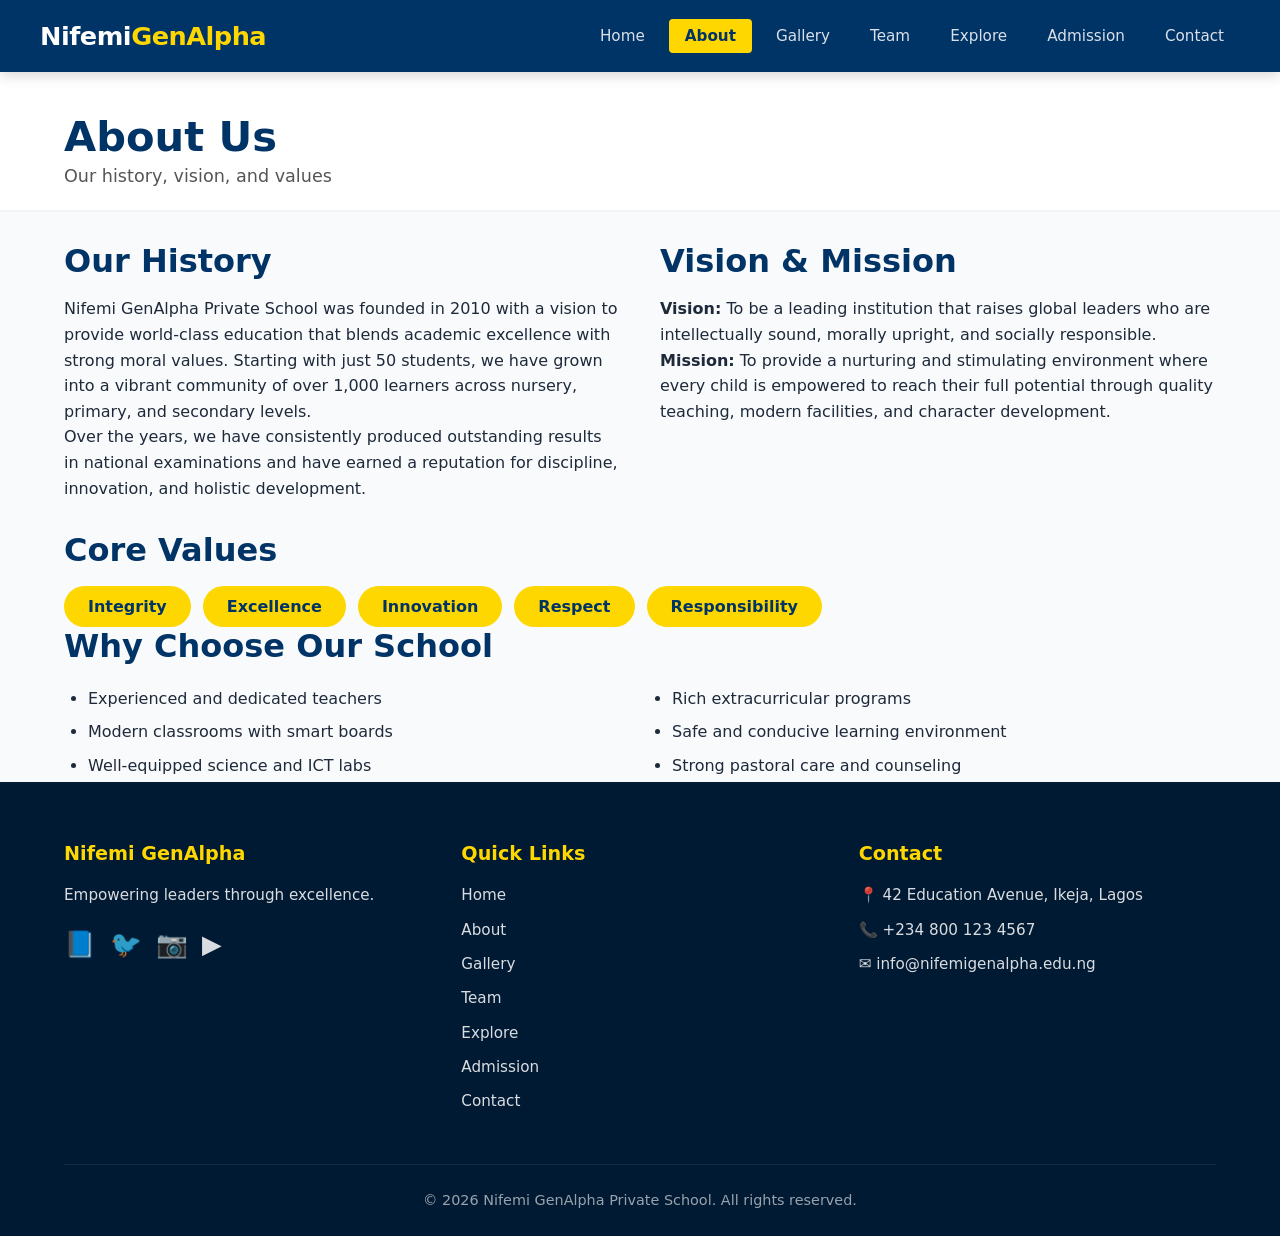
<file: about.html>
<!-- ============================================================
   FILE: about.html
   Nifemi GenAlpha Private School – About Page
   ============================================================ -->
<!DOCTYPE html>
<html lang="en">
<head>
    <meta charset="UTF-8" />
    <meta name="viewport" content="width=device-width, initial-scale=1.0" />
    <title>About – Nifemi GenAlpha Private School</title>
    <link rel="stylesheet" href="style.css" />
</head>
<body>
    <!-- NAVIGATION (same as index, with 'active' on About) -->
    <nav class="navbar" role="navigation" aria-label="Main navigation">
        <div class="nav-container">
            <div class="nav-logo">
                <a href="index.html">
                    <span class="logo-text">Nifemi<span>GenAlpha</span></span>
                </a>
            </div>
            <input type="checkbox" id="nav-check" />
            <div class="nav-toggle">
                <label for="nav-check" class="nav-hamburger" aria-label="Toggle menu">
                    <span></span><span></span><span></span>
                </label>
            </div>
            <ul class="nav-menu">
                <li><a href="index.html">Home</a></li>
                <li><a href="about.html" class="active">About</a></li>
                <li><a href="gallery.html">Gallery</a></li>
                <li><a href="team.html">Team</a></li>
                <li><a href="explore.html">Explore</a></li>
                <li><a href="admission.html">Admission</a></li>
                <li><a href="contact.html">Contact</a></li>
            </ul>
        </div>
    </nav>

    <!-- PAGE TITLE -->
    <section class="page-title">
        <div class="container">
            <h1>About Us</h1>
            <p>Our history, vision, and values</p>
        </div>
    </section>

    <!-- MAIN CONTENT -->
    <section class="about-content">
        <div class="container">
            <!-- History & Vision/Mission Grid -->
            <div class="about-grid">
                <div class="about-history">
                    <h2>Our History</h2>
                    <p>
                        Nifemi GenAlpha Private School was founded in 2010 with a vision to provide world-class education that blends academic excellence with strong moral values. Starting with just 50 students, we have grown into a vibrant community of over 1,000 learners across nursery, primary, and secondary levels.
                    </p>
                    <p>
                        Over the years, we have consistently produced outstanding results in national examinations and have earned a reputation for discipline, innovation, and holistic development.
                    </p>
                </div>
                <div class="about-vision">
                    <h2>Vision &amp; Mission</h2>
                    <p><strong>Vision:</strong> To be a leading institution that raises global leaders who are intellectually sound, morally upright, and socially responsible.</p>
                    <p><strong>Mission:</strong> To provide a nurturing and stimulating environment where every child is empowered to reach their full potential through quality teaching, modern facilities, and character development.</p>
                </div>
            </div>

            <!-- Core Values -->
            <div class="core-values">
                <h2>Core Values</h2>
                <ul>
                    <li>Integrity</li>
                    <li>Excellence</li>
                    <li>Innovation</li>
                    <li>Respect</li>
                    <li>Responsibility</li>
                </ul>
            </div>

            <!-- Why Choose Us -->
            <div class="why-choose">
                <h2>Why Choose Our School</h2>
                <ul>
                    <li>Experienced and dedicated teachers</li>
                    <li>Modern classrooms with smart boards</li>
                    <li>Well-equipped science and ICT labs</li>
                    <li>Rich extracurricular programs</li>
                    <li>Safe and conducive learning environment</li>
                    <li>Strong pastoral care and counseling</li>
                </ul>
            </div>
        </div>
    </section>

    <!-- FOOTER (same as index) -->
    <footer class="footer">
        <div class="container">
            <div class="footer-grid">
                <div class="footer-col">
                    <h4>Nifemi GenAlpha</h4>
                    <p>Empowering leaders through excellence.</p>
                    <div class="social-links">
                        <a href="#" aria-label="Facebook">📘</a>
                        <a href="#" aria-label="Twitter">🐦</a>
                        <a href="#" aria-label="Instagram">📷</a>
                        <a href="#" aria-label="YouTube">▶️</a>
                    </div>
                </div>
                <div class="footer-col">
                    <h4>Quick Links</h4>
                    <ul>
                        <li><a href="index.html">Home</a></li>
                        <li><a href="about.html">About</a></li>
                        <li><a href="gallery.html">Gallery</a></li>
                        <li><a href="team.html">Team</a></li>
                        <li><a href="explore.html">Explore</a></li>
                        <li><a href="admission.html">Admission</a></li>
                        <li><a href="contact.html">Contact</a></li>
                    </ul>
                </div>
                <div class="footer-col">
                    <h4>Contact</h4>
                    <p>📍 42 Education Avenue, Ikeja, Lagos</p>
                    <p>📞 +234 800 123 4567</p>
                    <p>✉️ info@nifemigenalpha.edu.ng</p>
                </div>
            </div>
            <div class="footer-bottom">
                <p>&copy; 2026 Nifemi GenAlpha Private School. All rights reserved.</p>
            </div>
        </div>
    </footer>
</body>
</html>
</file>
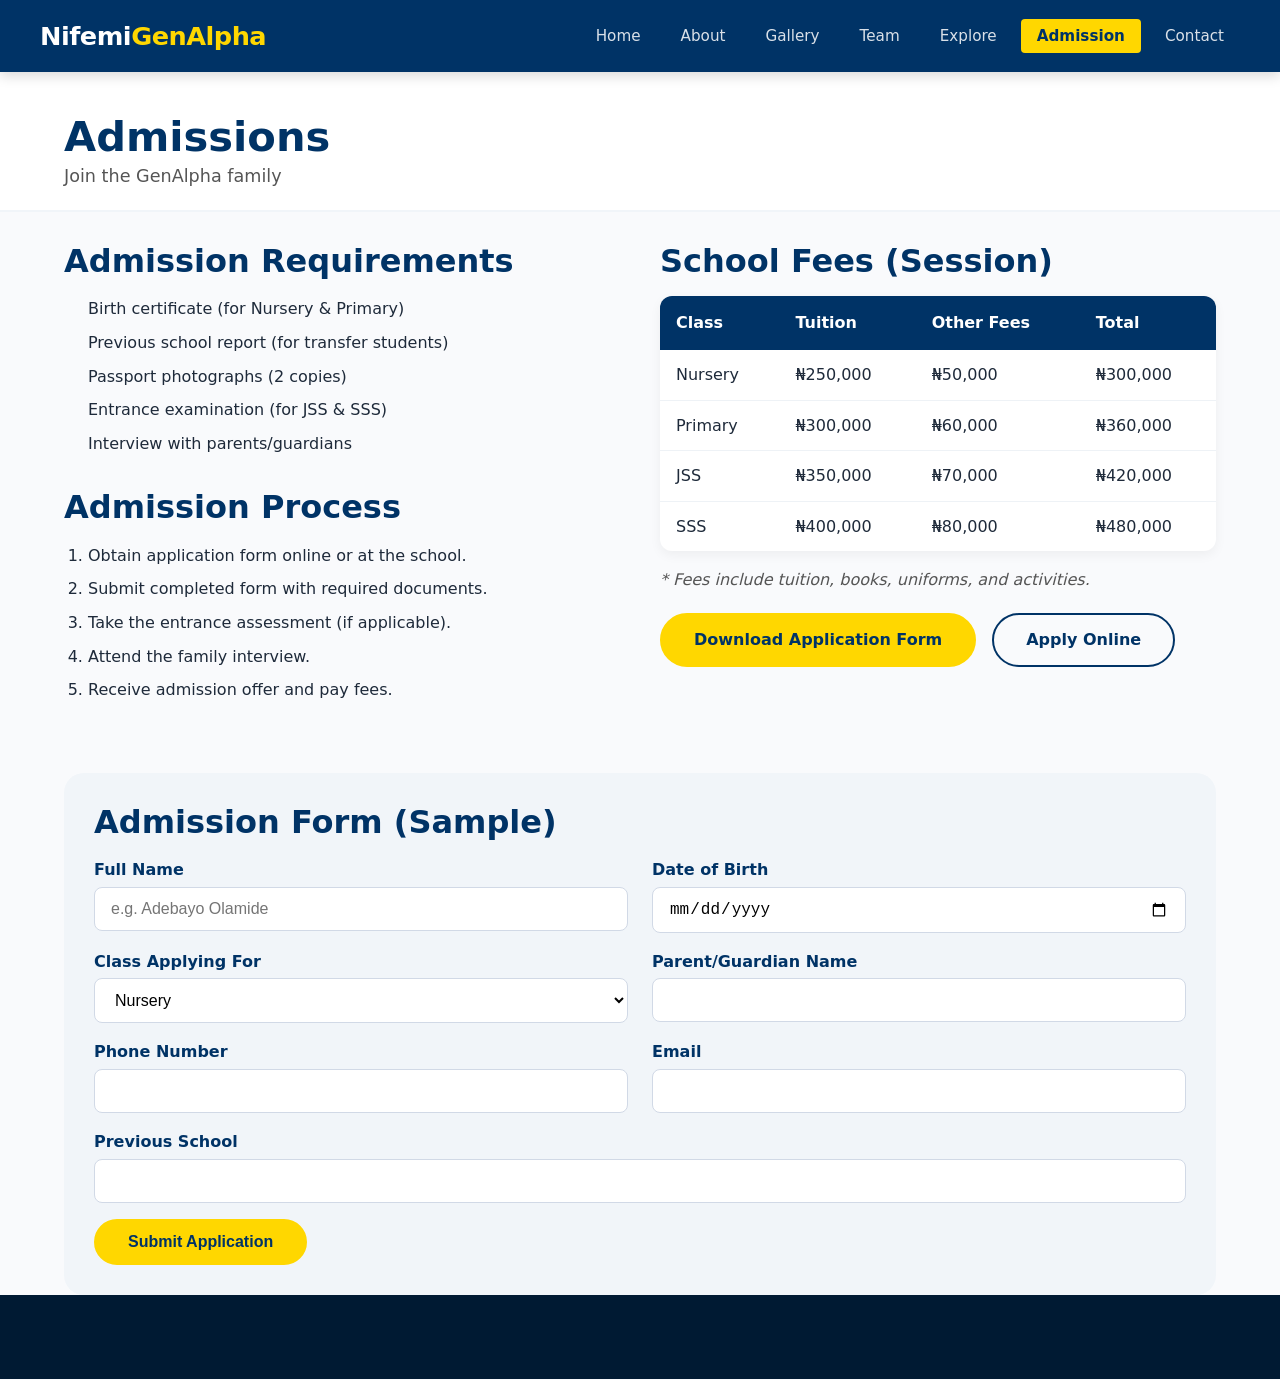
<file: admission.html>
<!-- ============================================================
   FILE: admission.html
   Nifemi GenAlpha Private School – Admission Page
   ============================================================ -->
<!DOCTYPE html>
<html lang="en">
<head>
    <meta charset="UTF-8" />
    <meta name="viewport" content="width=device-width, initial-scale=1.0" />
    <title>Admission – Nifemi GenAlpha Private School</title>
    <link rel="stylesheet" href="style.css" />
</head>
<body>
    <!-- NAVIGATION -->
    <nav class="navbar" role="navigation" aria-label="Main navigation">
        <div class="nav-container">
            <div class="nav-logo">
                <a href="index.html">
                    <span class="logo-text">Nifemi<span>GenAlpha</span></span>
                </a>
            </div>
            <input type="checkbox" id="nav-check" />
            <div class="nav-toggle">
                <label for="nav-check" class="nav-hamburger" aria-label="Toggle menu">
                    <span></span><span></span><span></span>
                </label>
            </div>
            <ul class="nav-menu">
                <li><a href="index.html">Home</a></li>
                <li><a href="about.html">About</a></li>
                <li><a href="gallery.html">Gallery</a></li>
                <li><a href="team.html">Team</a></li>
                <li><a href="explore.html">Explore</a></li>
                <li><a href="admission.html" class="active">Admission</a></li>
                <li><a href="contact.html">Contact</a></li>
            </ul>
        </div>
    </nav>

    <!-- PAGE TITLE -->
    <section class="page-title">
        <div class="container">
            <h1>Admissions</h1>
            <p>Join the GenAlpha family</p>
        </div>
    </section>

    <!-- ADMISSION CONTENT -->
    <section class="admission-content">
        <div class="container">
            <div class="admission-grid">
                <!-- Left: Requirements & Process -->
                <div>
                    <h2>Admission Requirements</h2>
                    <ul>
                        <li>Birth certificate (for Nursery &amp; Primary)</li>
                        <li>Previous school report (for transfer students)</li>
                        <li>Passport photographs (2 copies)</li>
                        <li>Entrance examination (for JSS &amp; SSS)</li>
                        <li>Interview with parents/guardians</li>
                    </ul>

                    <h2>Admission Process</h2>
                    <ol>
                        <li>Obtain application form online or at the school.</li>
                        <li>Submit completed form with required documents.</li>
                        <li>Take the entrance assessment (if applicable).</li>
                        <li>Attend the family interview.</li>
                        <li>Receive admission offer and pay fees.</li>
                    </ol>
                </div>

                <!-- Right: Fees Table & Buttons -->
                <div>
                    <h2>School Fees (Session)</h2>
                    <table class="admission-table">
                        <thead>
                            <tr><th>Class</th><th>Tuition</th><th>Other Fees</th><th>Total</th></tr>
                        </thead>
                        <tbody>
                            <tr><td>Nursery</td><td>₦250,000</td><td>₦50,000</td><td>₦300,000</td></tr>
                            <tr><td>Primary</td><td>₦300,000</td><td>₦60,000</td><td>₦360,000</td></tr>
                            <tr><td>JSS</td><td>₦350,000</td><td>₦70,000</td><td>₦420,000</td></tr>
                            <tr><td>SSS</td><td>₦400,000</td><td>₦80,000</td><td>₦480,000</td></tr>
                        </tbody>
                    </table>
                    <p class="fee-note">* Fees include tuition, books, uniforms, and activities.</p>
                    <div class="admission-actions">
                        <a href="#" class="btn btn-primary">Download Application Form</a>
                        <a href="#" class="btn btn-gold-outline">Apply Online</a>
                    </div>
                </div>
            </div>

            <!-- Admission Form Sample -->
            <div class="admission-form-sample">
                <h2>Admission Form (Sample)</h2>
                <form>
                    <div class="form-group">
                        <label for="fullname">Full Name</label>
                        <input type="text" id="fullname" placeholder="e.g. Adebayo Olamide" />
                    </div>
                    <div class="form-group">
                        <label for="dob">Date of Birth</label>
                        <input type="date" id="dob" />
                    </div>
                    <div class="form-group">
                        <label for="class">Class Applying For</label>
                        <select id="class">
                            <option>Nursery</option>
                            <option>Primary</option>
                            <option>JSS</option>
                            <option>SSS</option>
                        </select>
                    </div>
                    <div class="form-group">
                        <label for="parent">Parent/Guardian Name</label>
                        <input type="text" id="parent" />
                    </div>
                    <div class="form-group">
                        <label for="phone">Phone Number</label>
                        <input type="tel" id="phone" />
                    </div>
                    <div class="form-group">
                        <label for="email">Email</label>
                        <input type="email" id="email" />
                    </div>
                    <div class="form-group">
                        <label for="prev-school">Previous School</label>
                        <input type="text" id="prev-school" />
                    </div>
                    <button type="submit" class="btn btn-primary">Submit Application</button>
                </form>
            </div>
        </div>
    </section>

    <!-- FOOTER -->
    <footer class="footer"><!-- same as index --></footer>
</body>
</html>
</file>
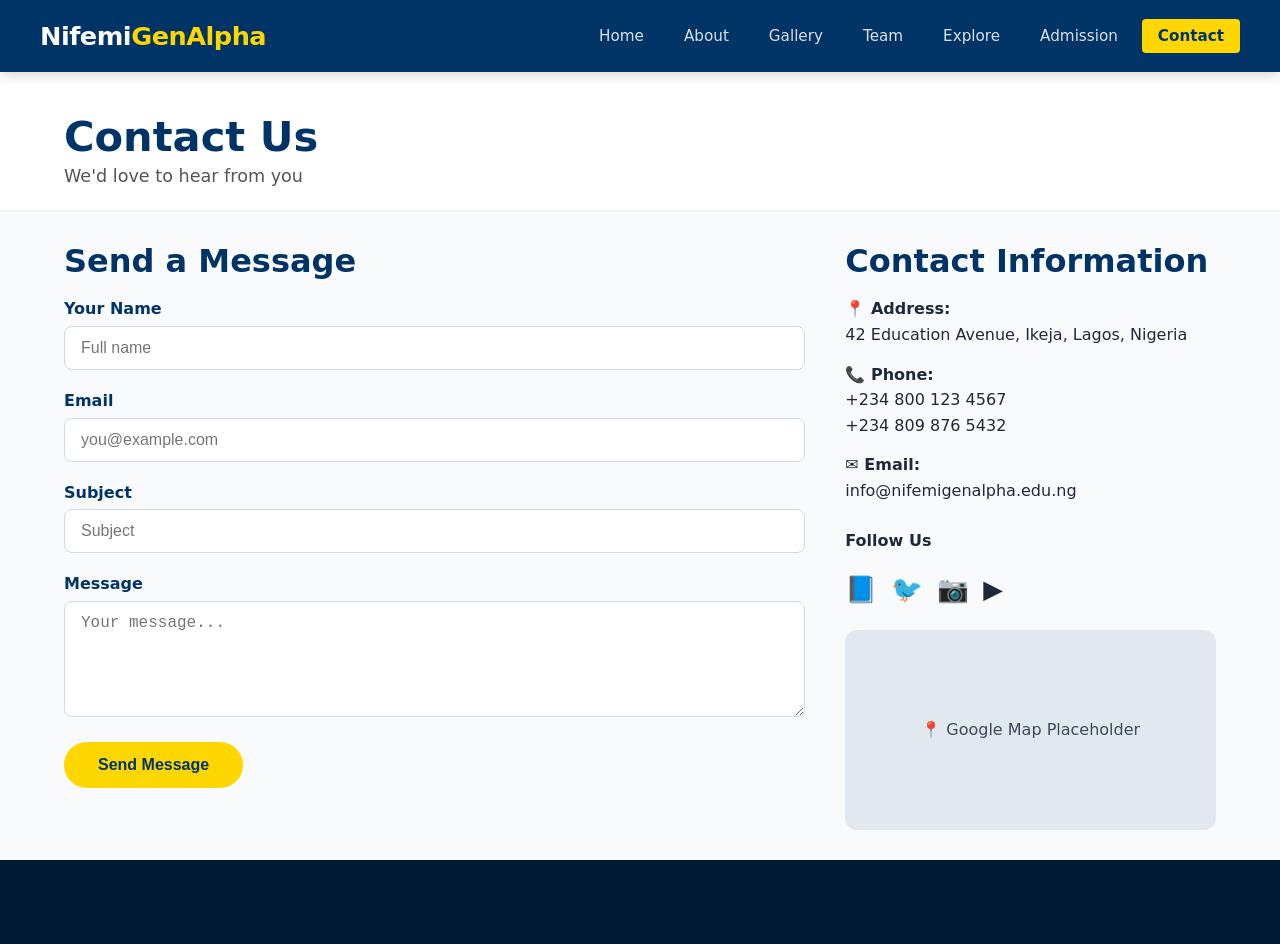
<file: contact.html>
<!-- ============================================================
   FILE: contact.html
   Nifemi GenAlpha Private School – Contact Page
   ============================================================ -->
<!DOCTYPE html>
<html lang="en">
<head>
    <meta charset="UTF-8" />
    <meta name="viewport" content="width=device-width, initial-scale=1.0" />
    <title>Contact – Nifemi GenAlpha Private School</title>
    <link rel="stylesheet" href="style.css" />
</head>
<body>
    <!-- NAVIGATION -->
    <nav class="navbar" role="navigation" aria-label="Main navigation">
        <div class="nav-container">
            <div class="nav-logo">
                <a href="index.html">
                    <span class="logo-text">Nifemi<span>GenAlpha</span></span>
                </a>
            </div>
            <input type="checkbox" id="nav-check" />
            <div class="nav-toggle">
                <label for="nav-check" class="nav-hamburger" aria-label="Toggle menu">
                    <span></span><span></span><span></span>
                </label>
            </div>
            <ul class="nav-menu">
                <li><a href="index.html">Home</a></li>
                <li><a href="about.html">About</a></li>
                <li><a href="gallery.html">Gallery</a></li>
                <li><a href="team.html">Team</a></li>
                <li><a href="explore.html">Explore</a></li>
                <li><a href="admission.html">Admission</a></li>
                <li><a href="contact.html" class="active">Contact</a></li>
            </ul>
        </div>
    </nav>

    <!-- PAGE TITLE -->
    <section class="page-title">
        <div class="container">
            <h1>Contact Us</h1>
            <p>We'd love to hear from you</p>
        </div>
    </section>

    <!-- CONTENT -->
    <section class="contact-content">
        <div class="container">
            <div class="contact-grid">
                <!-- Contact Form -->
                <div class="contact-form-wrapper">
                    <h2>Send a Message</h2>
                    <form>
                        <div class="form-group">
                            <label for="cname">Your Name</label>
                            <input type="text" id="cname" placeholder="Full name" />
                        </div>
                        <div class="form-group">
                            <label for="cemail">Email</label>
                            <input type="email" id="cemail" placeholder="you@example.com" />
                        </div>
                        <div class="form-group">
                            <label for="csubject">Subject</label>
                            <input type="text" id="csubject" placeholder="Subject" />
                        </div>
                        <div class="form-group">
                            <label for="cmessage">Message</label>
                            <textarea id="cmessage" rows="5" placeholder="Your message..."></textarea>
                        </div>
                        <button type="submit" class="btn btn-primary">Send Message</button>
                    </form>
                </div>

                <!-- Contact Details & Map -->
                <div class="contact-details">
                    <h2>Contact Information</h2>
                    <p><strong>📍 Address:</strong><br />42 Education Avenue, Ikeja, Lagos, Nigeria</p>
                    <p><strong>📞 Phone:</strong><br />+234 800 123 4567<br />+234 809 876 5432</p>
                    <p><strong>✉️ Email:</strong><br />info@nifemigenalpha.edu.ng</p>

                    <div class="social-media">
                        <strong>Follow Us</strong>
                        <div class="social-links">
                            <a href="#" aria-label="Facebook">📘</a>
                            <a href="#" aria-label="Twitter">🐦</a>
                            <a href="#" aria-label="Instagram">📷</a>
                            <a href="#" aria-label="YouTube">▶️</a>
                        </div>
                    </div>

                    <div class="map-placeholder">
                        <span>📍 Google Map Placeholder</span>
                    </div>
                </div>
            </div>
        </div>
    </section>

    <!-- FOOTER -->
    <footer class="footer"><!-- same as index --></footer>
</body>
</html>
</file>
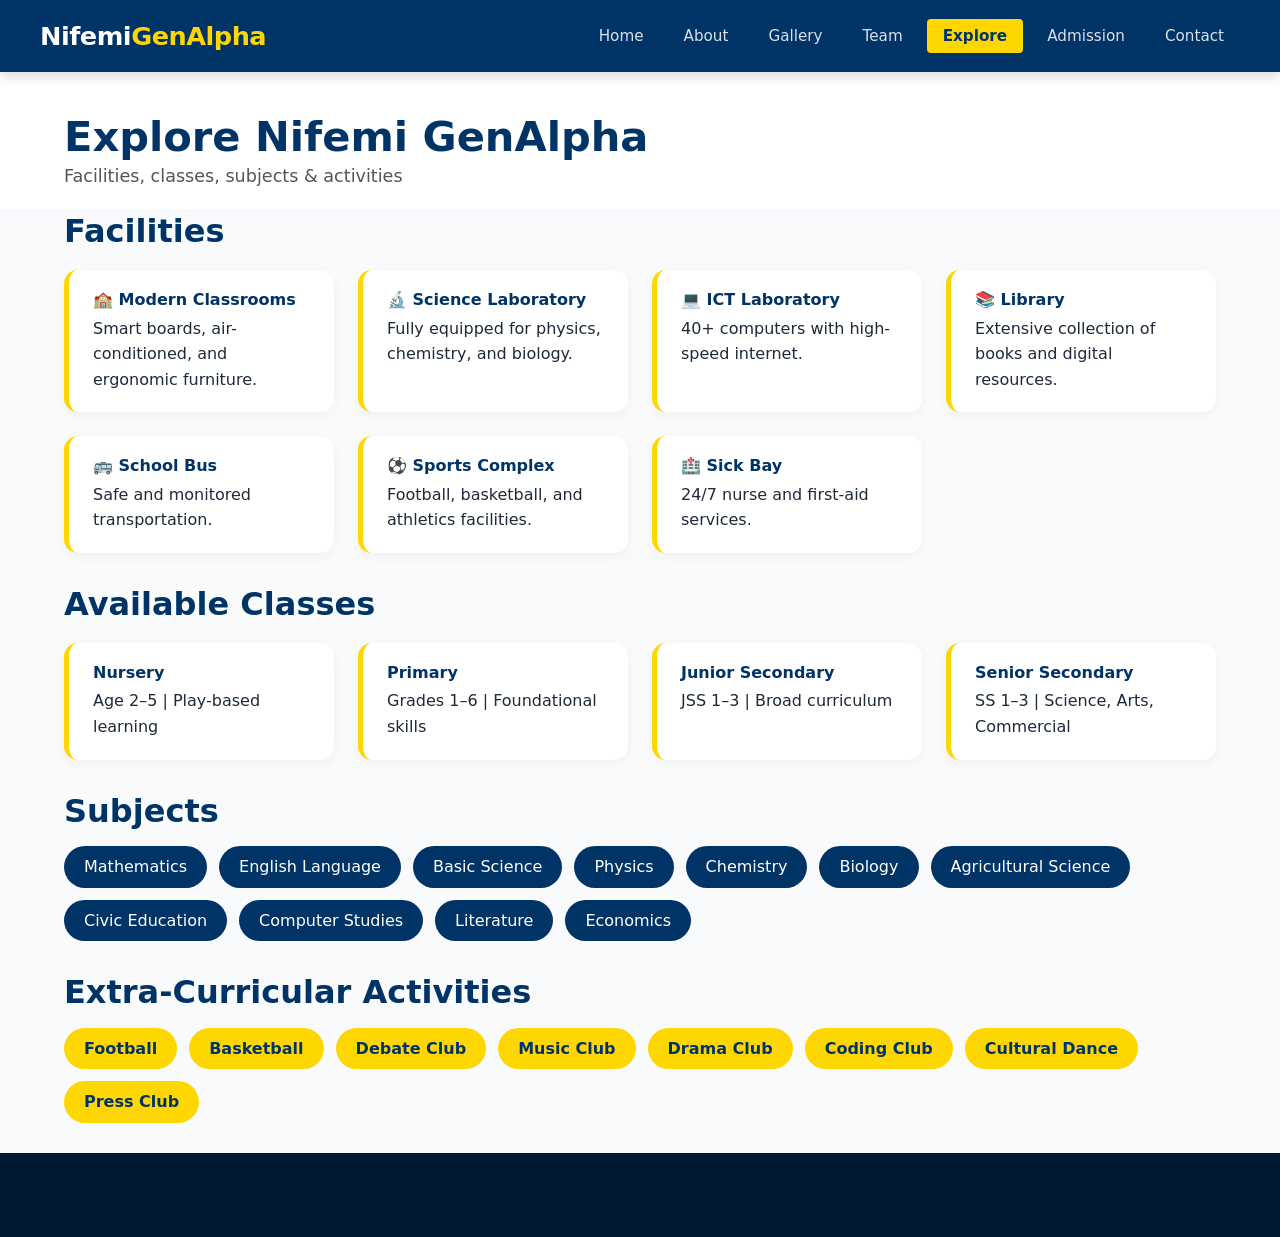
<file: explore.html>
<!-- ============================================================
   FILE: explore.html
   Nifemi GenAlpha Private School – Explore Page
   ============================================================ -->
<!DOCTYPE html>
<html lang="en">
<head>
    <meta charset="UTF-8" />
    <meta name="viewport" content="width=device-width, initial-scale=1.0" />
    <title>Explore – Nifemi GenAlpha Private School</title>
    <link rel="stylesheet" href="style.css" />
</head>
<body>
    <!-- NAVIGATION -->
    <nav class="navbar" role="navigation" aria-label="Main navigation">
        <div class="nav-container">
            <div class="nav-logo">
                <a href="index.html">
                    <span class="logo-text">Nifemi<span>GenAlpha</span></span>
                </a>
            </div>
            <input type="checkbox" id="nav-check" />
            <div class="nav-toggle">
                <label for="nav-check" class="nav-hamburger" aria-label="Toggle menu">
                    <span></span><span></span><span></span>
                </label>
            </div>
            <ul class="nav-menu">
                <li><a href="index.html">Home</a></li>
                <li><a href="about.html">About</a></li>
                <li><a href="gallery.html">Gallery</a></li>
                <li><a href="team.html">Team</a></li>
                <li><a href="explore.html" class="active">Explore</a></li>
                <li><a href="admission.html">Admission</a></li>
                <li><a href="contact.html">Contact</a></li>
            </ul>
        </div>
    </nav>

    <!-- PAGE TITLE -->
    <section class="page-title">
        <div class="container">
            <h1>Explore Nifemi GenAlpha</h1>
            <p>Facilities, classes, subjects &amp; activities</p>
        </div>
    </section>

    <!-- EXPLORE CONTENT -->
    <section class="explore-content">
        <div class="container">
            <!-- Facilities -->
            <h2>Facilities</h2>
            <div class="explore-grid">
                <div class="explore-card"><h4>🏫 Modern Classrooms</h4><p>Smart boards, air-conditioned, and ergonomic furniture.</p></div>
                <div class="explore-card"><h4>🔬 Science Laboratory</h4><p>Fully equipped for physics, chemistry, and biology.</p></div>
                <div class="explore-card"><h4>💻 ICT Laboratory</h4><p>40+ computers with high-speed internet.</p></div>
                <div class="explore-card"><h4>📚 Library</h4><p>Extensive collection of books and digital resources.</p></div>
                <div class="explore-card"><h4>🚌 School Bus</h4><p>Safe and monitored transportation.</p></div>
                <div class="explore-card"><h4>⚽ Sports Complex</h4><p>Football, basketball, and athletics facilities.</p></div>
                <div class="explore-card"><h4>🏥 Sick Bay</h4><p>24/7 nurse and first-aid services.</p></div>
            </div>

            <!-- Available Classes -->
            <h2>Available Classes</h2>
            <div class="explore-grid">
                <div class="explore-card"><h4>Nursery</h4><p>Age 2–5 | Play-based learning</p></div>
                <div class="explore-card"><h4>Primary</h4><p>Grades 1–6 | Foundational skills</p></div>
                <div class="explore-card"><h4>Junior Secondary</h4><p>JSS 1–3 | Broad curriculum</p></div>
                <div class="explore-card"><h4>Senior Secondary</h4><p>SS 1–3 | Science, Arts, Commercial</p></div>
            </div>

            <!-- Subjects -->
            <h2>Subjects</h2>
            <div class="subject-tags">
                <span>Mathematics</span>
                <span>English Language</span>
                <span>Basic Science</span>
                <span>Physics</span>
                <span>Chemistry</span>
                <span>Biology</span>
                <span>Agricultural Science</span>
                <span>Civic Education</span>
                <span>Computer Studies</span>
                <span>Literature</span>
                <span>Economics</span>
            </div>

            <!-- Extra-Curricular Activities -->
            <h2>Extra-Curricular Activities</h2>
            <div class="activity-tags">
                <span>Football</span>
                <span>Basketball</span>
                <span>Debate Club</span>
                <span>Music Club</span>
                <span>Drama Club</span>
                <span>Coding Club</span>
                <span>Cultural Dance</span>
                <span>Press Club</span>
            </div>
        </div>
    </section>

    <!-- FOOTER -->
    <footer class="footer"><!-- same as index --></footer>
</body>
</html>
</file>
<file: style.css>
/* ============================================================
   FILE: style.css
   Nifemi GenAlpha Private School – Main Stylesheet
   Primary: #003366 (Navy)  |  Secondary: #FFD700 (Gold)
   ============================================================ */

/* ---------- RESET & BASE ---------- */
* {
    margin: 0;
    padding: 0;
    box-sizing: border-box;
}

body {
    font-family: 'Segoe UI', Roboto, system-ui, -apple-system, sans-serif;
    background: #f9fafc;
    color: #1e2a3a;
    line-height: 1.6;
    padding-top: 72px; /* fixed navbar height */
}

a {
    text-decoration: none;
    color: inherit;
}

ul {
    list-style: none;
}

img {
    max-width: 100%;
    display: block;
}

.container {
    max-width: 1200px;
    margin: 0 auto;
    padding: 0 24px;
}

/* ---------- TYPOGRAPHY ---------- */
h1, h2, h3, h4 {
    font-weight: 700;
    line-height: 1.2;
}

h2 {
    font-size: 2rem;
    color: #003366;
    margin: 2rem 0 1rem;
}

h2:first-of-type {
    margin-top: 0;
}

/* ---------- NAVIGATION ---------- */
.navbar {
    position: fixed;
    top: 0;
    left: 0;
    width: 100%;
    background: #003366;
    color: #fff;
    box-shadow: 0 4px 12px rgba(0, 0, 0, 0.15);
    z-index: 1000;
    padding: 0 24px;
    height: 72px;
    display: flex;
    align-items: center;
}

.nav-container {
    width: 100%;
    max-width: 1200px;
    margin: 0 auto;
    display: flex;
    justify-content: space-between;
    align-items: center;
}

.nav-logo a {
    font-size: 1.6rem;
    font-weight: 700;
    letter-spacing: -0.5px;
}

.nav-logo .logo-text {
    color: #fff;
}

.nav-logo .logo-text span {
    color: #FFD700;
}

.nav-menu {
    display: flex;
    gap: 8px;
    align-items: center;
}

.nav-menu li a {
    padding: 8px 16px;
    border-radius: 4px;
    font-weight: 500;
    font-size: 0.95rem;
    transition: background 0.2s, color 0.2s;
    color: rgba(255, 255, 255, 0.85);
}

.nav-menu li a:hover,
.nav-menu li a.active {
    background: #FFD700;
    color: #003366;
}

.nav-menu li a.active {
    font-weight: 600;
    background: #FFD700;
    color: #003366;
}

/* Mobile toggle (pure CSS) */
.nav-toggle {
    display: none;
}

#nav-check {
    display: none;
}

.nav-hamburger {
    display: flex;
    flex-direction: column;
    gap: 5px;
    cursor: pointer;
    padding: 4px;
}

.nav-hamburger span {
    display: block;
    width: 28px;
    height: 3px;
    background: #fff;
    border-radius: 2px;
    transition: 0.3s;
}

/* ---------- BUTTONS ---------- */
.btn {
    display: inline-block;
    padding: 12px 32px;
    border-radius: 40px;
    font-weight: 600;
    font-size: 1rem;
    text-align: center;
    transition: all 0.25s;
    border: 2px solid transparent;
    cursor: pointer;
}

.btn-primary {
    background: #FFD700;
    color: #003366;
    border-color: #FFD700;
}

.btn-primary:hover {
    background: #e6c200;
    border-color: #e6c200;
    transform: translateY(-2px);
    box-shadow: 0 6px 16px rgba(255, 215, 0, 0.35);
}

.btn-secondary {
    background: transparent;
    color: #fff;
    border-color: #fff;
}

.btn-secondary:hover {
    background: rgba(255, 255, 255, 0.15);
    transform: translateY(-2px);
}

.btn-gold-outline {
    background: transparent;
    color: #003366;
    border-color: #003366;
}

.btn-gold-outline:hover {
    background: #003366;
    color: #fff;
}

/* ---------- HERO ---------- */
.hero {
    background: linear-gradient(135deg, #002244 0%, #003366 100%);
    min-height: 92vh;
    display: flex;
    align-items: center;
    position: relative;
    overflow: hidden;
}

.hero::before {
    content: '';
    position: absolute;
    inset: 0;
    background: url('https://images.unsplash.com/photo-1580582932707-520aed937b7b?w=1600&q=80') center/cover no-repeat;
    opacity: 0.25;
    z-index: 0;
}

.hero-overlay {
    position: relative;
    z-index: 1;
    width: 100%;
    padding: 60px 24px;
}

.hero-content {
    max-width: 800px;
    color: #fff;
}

.hero-content h1 {
    font-size: 3.8rem;
    font-weight: 700;
    line-height: 1.2;
    margin-bottom: 12px;
    letter-spacing: -0.5px;
}

.hero-content .motto {
    font-size: 1.8rem;
    font-weight: 300;
    color: #FFD700;
    margin-bottom: 16px;
    font-style: italic;
}

.hero-content .hero-sub {
    font-size: 1.2rem;
    opacity: 0.9;
    margin-bottom: 32px;
    max-width: 600px;
}

.hero-buttons {
    display: flex;
    gap: 16px;
    flex-wrap: wrap;
}

/* ---------- WELCOME + PRINCIPAL ---------- */
.welcome-section {
    padding: 80px 0;
    background: #fff;
}

.welcome-grid {
    display: grid;
    grid-template-columns: 1fr 1fr;
    gap: 48px;
    align-items: start;
}

.welcome-text h2 {
    font-size: 2.4rem;
    color: #003366;
    margin-bottom: 20px;
}

.welcome-text p {
    margin-bottom: 18px;
    color: #2c3e50;
}

.principal-message h3 {
    font-size: 1.8rem;
    color: #003366;
    margin-bottom: 20px;
}

.principal-card {
    background: #f1f5f9;
    border-radius: 20px;
    padding: 28px;
    display: flex;
    gap: 24px;
    align-items: center;
    box-shadow: 0 8px 24px rgba(0, 0, 0, 0.06);
}

.principal-card img {
    width: 120px;
    height: 120px;
    border-radius: 50%;
    object-fit: cover;
    border: 4px solid #FFD700;
    flex-shrink: 0;
}

.principal-text p {
    font-style: italic;
    color: #1e2a3a;
}

.principal-text .principal-name {
    font-style: normal;
    font-weight: 700;
    margin-top: 12px;
    color: #003366;
}

.principal-text .principal-title {
    font-style: normal;
    font-weight: 500;
    color: #555;
    font-size: 0.9rem;
}

/* ---------- ACHIEVEMENTS ---------- */
.achievements {
    padding: 70px 0;
    background: #f1f5f9;
    text-align: center;
}

.achievements h2 {
    font-size: 2.4rem;
    color: #003366;
    margin-bottom: 40px;
}

.achieve-grid {
    display: grid;
    grid-template-columns: repeat(auto-fit, minmax(200px, 1fr));
    gap: 32px;
}

.achieve-item {
    background: #fff;
    padding: 32px 20px;
    border-radius: 20px;
    box-shadow: 0 4px 12px rgba(0, 0, 0, 0.04);
    transition: transform 0.2s;
}

.achieve-item:hover {
    transform: translateY(-6px);
}

.achieve-number {
    display: block;
    font-size: 3.2rem;
    font-weight: 700;
    color: #FFD700;
    line-height: 1.2;
}

.achieve-item p {
    color: #1e2a3a;
    font-weight: 500;
    margin-top: 6px;
}

/* ---------- CTA SECTION ---------- */
.cta-section {
    padding: 70px 0;
    background: #003366;
    color: #fff;
    text-align: center;
}

.cta-section h2 {
    font-size: 2.4rem;
    margin-bottom: 16px;
    color: #fff;
}

.cta-section p {
    font-size: 1.1rem;
    max-width: 600px;
    margin: 0 auto 32px;
    opacity: 0.9;
}

/* ---------- FOOTER ---------- */
.footer {
    background: #001a33;
    color: rgba(255, 255, 255, 0.85);
    padding: 60px 0 24px;
}

.footer-grid {
    display: grid;
    grid-template-columns: repeat(auto-fit, minmax(220px, 1fr));
    gap: 40px;
    margin-bottom: 40px;
}

.footer-col h4 {
    color: #FFD700;
    font-size: 1.2rem;
    margin-bottom: 18px;
    font-weight: 600;
}

.footer-col p,
.footer-col li {
    margin-bottom: 10px;
    font-size: 0.95rem;
}

.footer-col ul li a {
    transition: color 0.2s;
}

.footer-col ul li a:hover {
    color: #FFD700;
}

.social-links {
    display: flex;
    gap: 14px;
    margin-top: 16px;
}

.social-links a {
    font-size: 1.6rem;
    transition: transform 0.2s;
    display: inline-block;
}

.social-links a:hover {
    transform: scale(1.2);
}

.footer-bottom {
    border-top: 1px solid rgba(255, 255, 255, 0.1);
    padding-top: 24px;
    text-align: center;
    font-size: 0.9rem;
    opacity: 0.7;
}

/* ---------- PAGE TITLE ---------- */
.page-title {
    padding: 40px 0 20px;
    background: #fff;
    border-bottom: 2px solid #f1f5f9;
}

.page-title h1 {
    font-size: 2.6rem;
    color: #003366;
}

.page-title p {
    color: #555;
    font-size: 1.1rem;
}

/* ---------- ABOUT PAGE ---------- */
.about-grid {
    display: grid;
    grid-template-columns: 1fr 1fr;
    gap: 40px;
    margin: 30px 0;
}

.core-values ul,
.why-choose ul {
    display: flex;
    flex-wrap: wrap;
    gap: 12px;
    padding: 0;
}

.core-values ul li {
    background: #FFD700;
    color: #003366;
    padding: 8px 24px;
    border-radius: 40px;
    font-weight: 600;
}

.why-choose ul {
    list-style: disc;
    padding-left: 24px;
    display: block;
    columns: 2;
    column-gap: 40px;
}

.why-choose ul li {
    background: none;
    padding: 4px 0;
    font-weight: 400;
}

/* ---------- GALLERY PAGE ---------- */
.gallery-grid {
    display: grid;
    grid-template-columns: repeat(auto-fill, minmax(220px, 1fr));
    gap: 20px;
    margin: 30px 0;
}

.gallery-item {
    position: relative;
    border-radius: 12px;
    overflow: hidden;
    aspect-ratio: 1 / 1;
    background: #e2e8f0;
    margin: 0;
}

.gallery-item img {
    width: 100%;
    height: 100%;
    object-fit: cover;
    transition: transform 0.4s ease;
}

.gallery-item:hover img {
    transform: scale(1.08);
}

.gallery-item .overlay {
    position: absolute;
    bottom: 0;
    left: 0;
    width: 100%;
    padding: 16px;
    background: linear-gradient(transparent, rgba(0, 51, 102, 0.8));
    color: #fff;
    font-weight: 500;
    opacity: 0;
    transition: opacity 0.3s;
    text-align: center;
}

.gallery-item:hover .overlay {
    opacity: 1;
}

/* ---------- TEAM PAGE ---------- */
.card-grid {
    display: grid;
    grid-template-columns: repeat(auto-fill, minmax(250px, 1fr));
    gap: 28px;
    margin: 20px 0 40px;
}

.card {
    background: #fff;
    border-radius: 16px;
    overflow: hidden;
    box-shadow: 0 6px 18px rgba(0, 0, 0, 0.06);
    transition: transform 0.2s, box-shadow 0.2s;
}

.card:hover {
    transform: translateY(-6px);
    box-shadow: 0 12px 28px rgba(0, 0, 0, 0.1);
}

.card img {
    width: 100%;
    height: 200px;
    object-fit: cover;
}

.card-body {
    padding: 20px;
}

.card-body h3 {
    color: #003366;
    margin-bottom: 4px;
}

.card-body .role {
    font-weight: 600;
    color: #FFD700;
    font-size: 0.9rem;
    margin-bottom: 8px;
}

.card-body p {
    color: #3d4a5c;
    font-size: 0.95rem;
}

/* ---------- EXPLORE PAGE ---------- */
.explore-grid {
    display: grid;
    grid-template-columns: repeat(auto-fill, minmax(240px, 1fr));
    gap: 24px;
    margin: 20px 0 30px;
}

.explore-card {
    background: #fff;
    padding: 20px 24px;
    border-radius: 14px;
    box-shadow: 0 4px 12px rgba(0, 0, 0, 0.04);
    border-left: 5px solid #FFD700;
}

.explore-card h4 {
    color: #003366;
    margin-bottom: 6px;
}

.subject-tags,
.activity-tags {
    display: flex;
    flex-wrap: wrap;
    gap: 12px;
    margin: 10px 0 30px;
}

.subject-tags span {
    background: #003366;
    color: #fff;
    padding: 8px 20px;
    border-radius: 30px;
    font-weight: 500;
}

.activity-tags span {
    background: #FFD700;
    color: #003366;
    padding: 8px 20px;
    border-radius: 30px;
    font-weight: 600;
}

/* ---------- ADMISSION PAGE ---------- */
.admission-grid {
    display: grid;
    grid-template-columns: 1fr 1fr;
    gap: 40px;
    margin: 30px 0;
}

.admission-grid ul,
.admission-grid ol {
    padding-left: 24px;
    margin-bottom: 20px;
}

.admission-grid ul li,
.admission-grid ol li {
    margin-bottom: 8px;
}

.admission-table {
    width: 100%;
    border-collapse: collapse;
    margin: 16px 0;
    background: #fff;
    border-radius: 12px;
    overflow: hidden;
    box-shadow: 0 4px 12px rgba(0, 0, 0, 0.05);
}

.admission-table th {
    background: #003366;
    color: #fff;
    padding: 14px 16px;
    text-align: left;
}

.admission-table td {
    padding: 12px 16px;
    border-bottom: 1px solid #eef2f6;
}

.admission-table tr:last-child td {
    border-bottom: none;
}

.admission-table tr:hover td {
    background: #f8faff;
}

.fee-note {
    font-style: italic;
    color: #555;
    margin-bottom: 20px;
}

.admission-actions {
    display: flex;
    gap: 16px;
    flex-wrap: wrap;
}

.admission-form-sample {
    background: #f1f5f9;
    padding: 30px;
    border-radius: 20px;
    margin-top: 50px;
}

.admission-form-sample form {
    display: grid;
    grid-template-columns: 1fr 1fr;
    gap: 16px 24px;
}

.admission-form-sample .form-group {
    margin-bottom: 0;
}

.admission-form-sample .form-group:last-of-type {
    grid-column: 1 / -1;
}

.admission-form-sample button {
    grid-column: 1 / -1;
    justify-self: start;
}

/* ---------- CONTACT PAGE ---------- */
.contact-grid {
    display: grid;
    grid-template-columns: 2fr 1fr;
    gap: 40px;
    margin: 30px 0;
}

.form-group {
    margin-bottom: 18px;
}

.form-group label {
    display: block;
    font-weight: 600;
    color: #003366;
    margin-bottom: 4px;
}

.form-group input,
.form-group textarea,
.form-group select {
    width: 100%;
    padding: 12px 16px;
    border: 1px solid #d1d9e6;
    border-radius: 8px;
    font-size: 1rem;
    transition: border 0.2s;
    background: #fff;
}

.form-group input:focus,
.form-group textarea:focus,
.form-group select:focus {
    outline: none;
    border-color: #FFD700;
    box-shadow: 0 0 0 3px rgba(255, 215, 0, 0.2);
}

.contact-details p {
    margin-bottom: 14px;
}

.social-media {
    margin-top: 24px;
}

.map-placeholder {
    background: #e2e8f0;
    border-radius: 12px;
    height: 200px;
    display: flex;
    align-items: center;
    justify-content: center;
    color: #3d4a5c;
    font-weight: 500;
    margin-top: 20px;
}

/* ---------- RESPONSIVE ---------- */
@media (max-width: 992px) {
    .welcome-grid,
    .about-grid,
    .admission-grid {
        grid-template-columns: 1fr;
        gap: 40px;
    }

    .hero-content h1 {
        font-size: 2.8rem;
    }
}

@media (max-width: 768px) {
    body {
        padding-top: 64px;
    }

    .navbar {
        height: 64px;
        padding: 0 16px;
    }

    .nav-menu {
        position: absolute;
        top: 64px;
        left: 0;
        width: 100%;
        background: #003366;
        flex-direction: column;
        padding: 16px 24px;
        gap: 4px;
        box-shadow: 0 8px 16px rgba(0, 0, 0, 0.2);
        transform: scaleY(0);
        transform-origin: top;
        transition: transform 0.3s ease;
        pointer-events: none;
        opacity: 0;
    }

    #nav-check:checked ~ .nav-menu {
        transform: scaleY(1);
        pointer-events: auto;
        opacity: 1;
    }

    .nav-toggle {
        display: block;
    }

    .hero-content h1 {
        font-size: 2.2rem;
    }

    .hero-content .motto {
        font-size: 1.4rem;
    }

    .principal-card {
        flex-direction: column;
        text-align: center;
    }

    .principal-card img {
        width: 100px;
        height: 100px;
    }

    .achieve-grid {
        grid-template-columns: 1fr 1fr;
    }

    .footer-grid {
        grid-template-columns: 1fr;
        gap: 30px;
    }

    .contact-grid {
        grid-template-columns: 1fr;
        gap: 30px;
    }

    .admission-form-sample form {
        grid-template-columns: 1fr;
    }

    .admission-form-sample .form-group:last-of-type {
        grid-column: 1;
    }

    .admission-form-sample button {
        grid-column: 1;
    }

    .why-choose ul {
        columns: 1;
    }
}

@media (max-width: 480px) {
    .hero-content h1 {
        font-size: 1.8rem;
    }

    .hero-content .motto {
        font-size: 1.2rem;
    }

    .btn {
        padding: 10px 22px;
        font-size: 0.9rem;
    }

    .achieve-grid {
        grid-template-columns: 1fr;
    }

    .gallery-grid {
        grid-template-columns: 1fr 1fr;
    }
}
</file>
